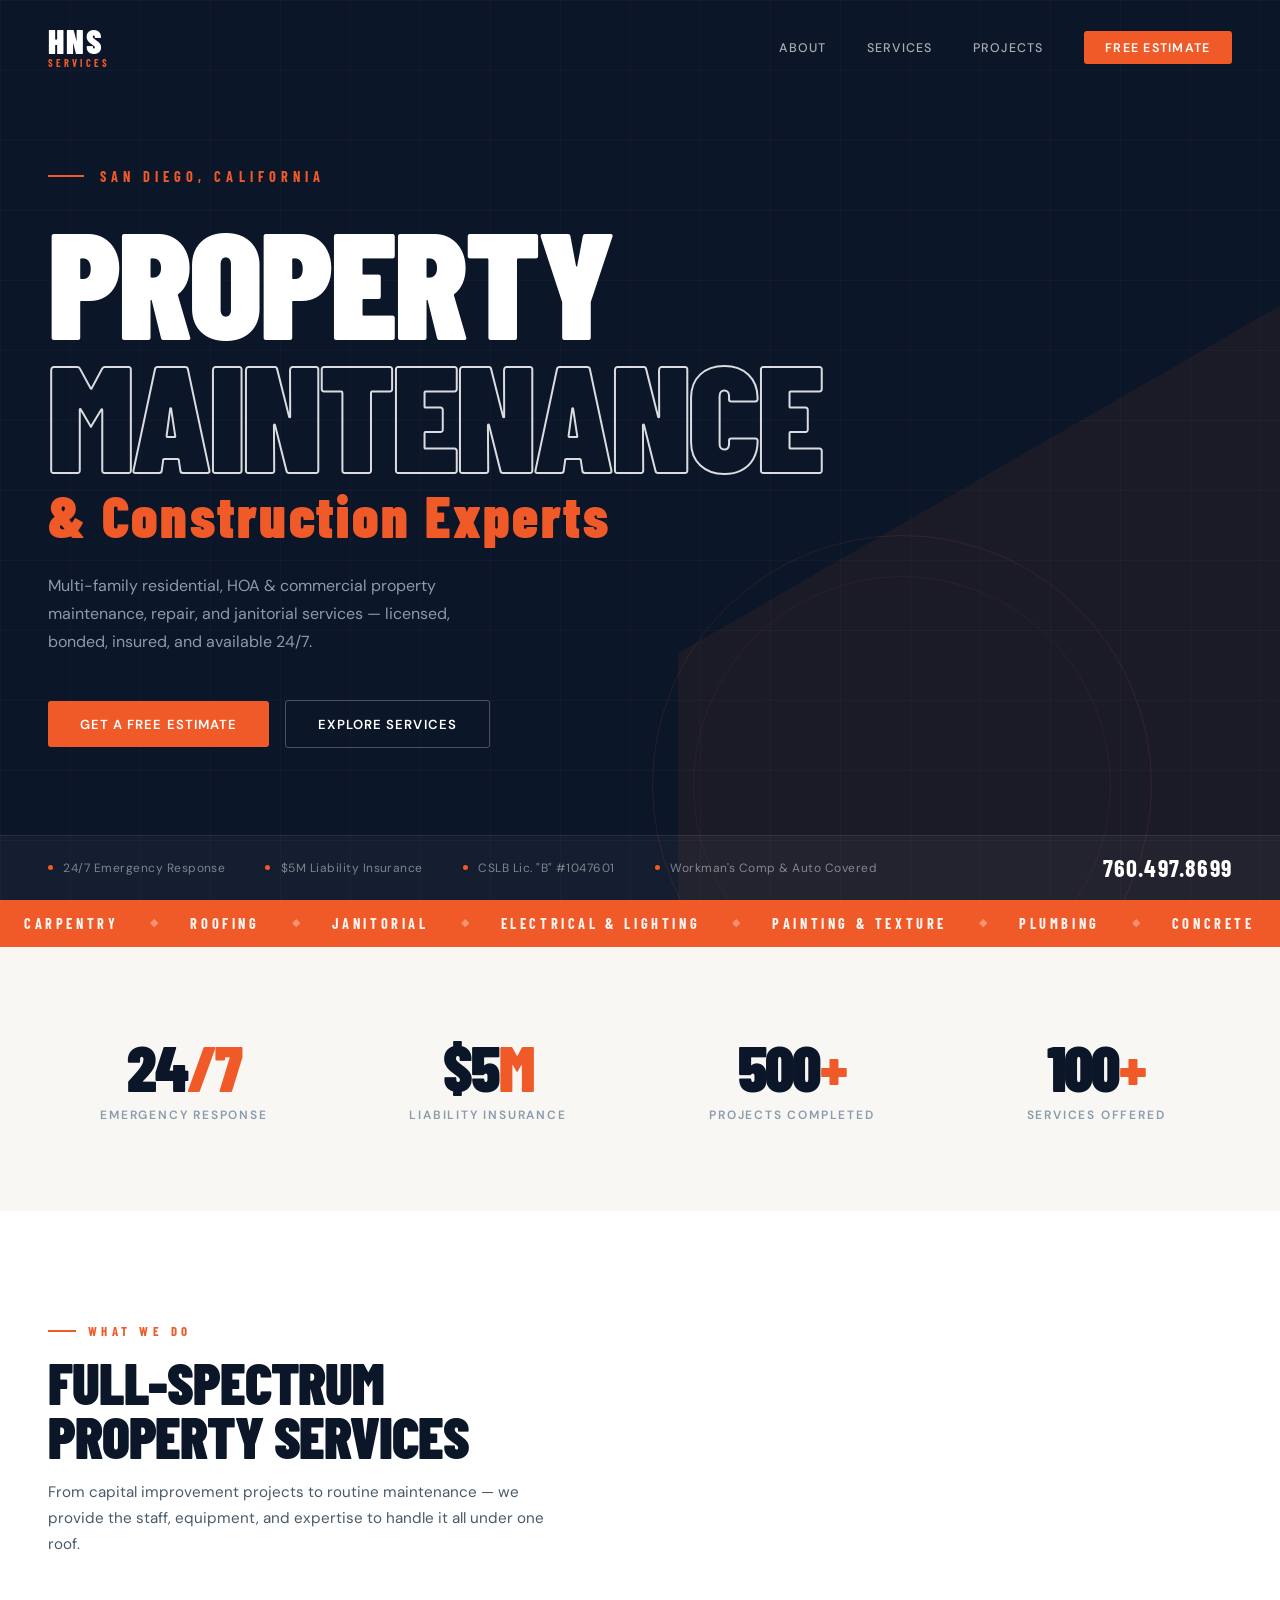
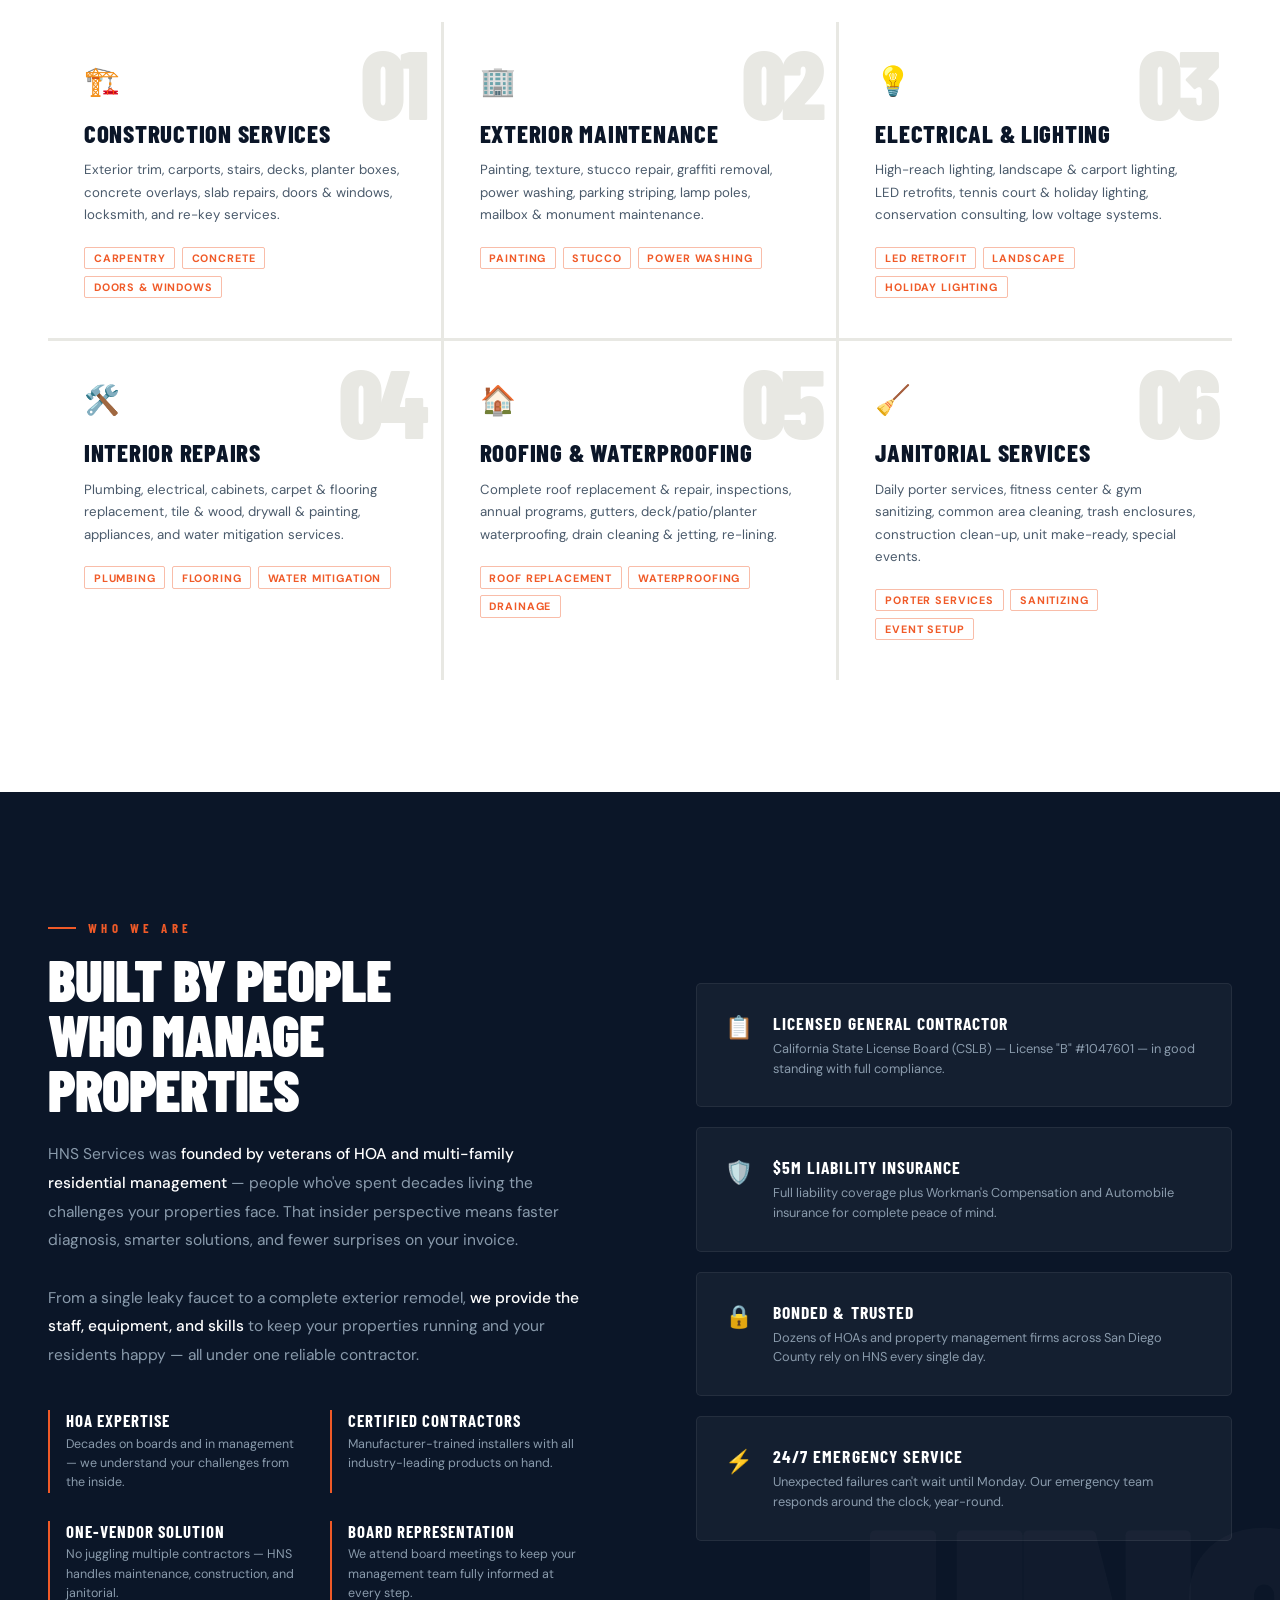
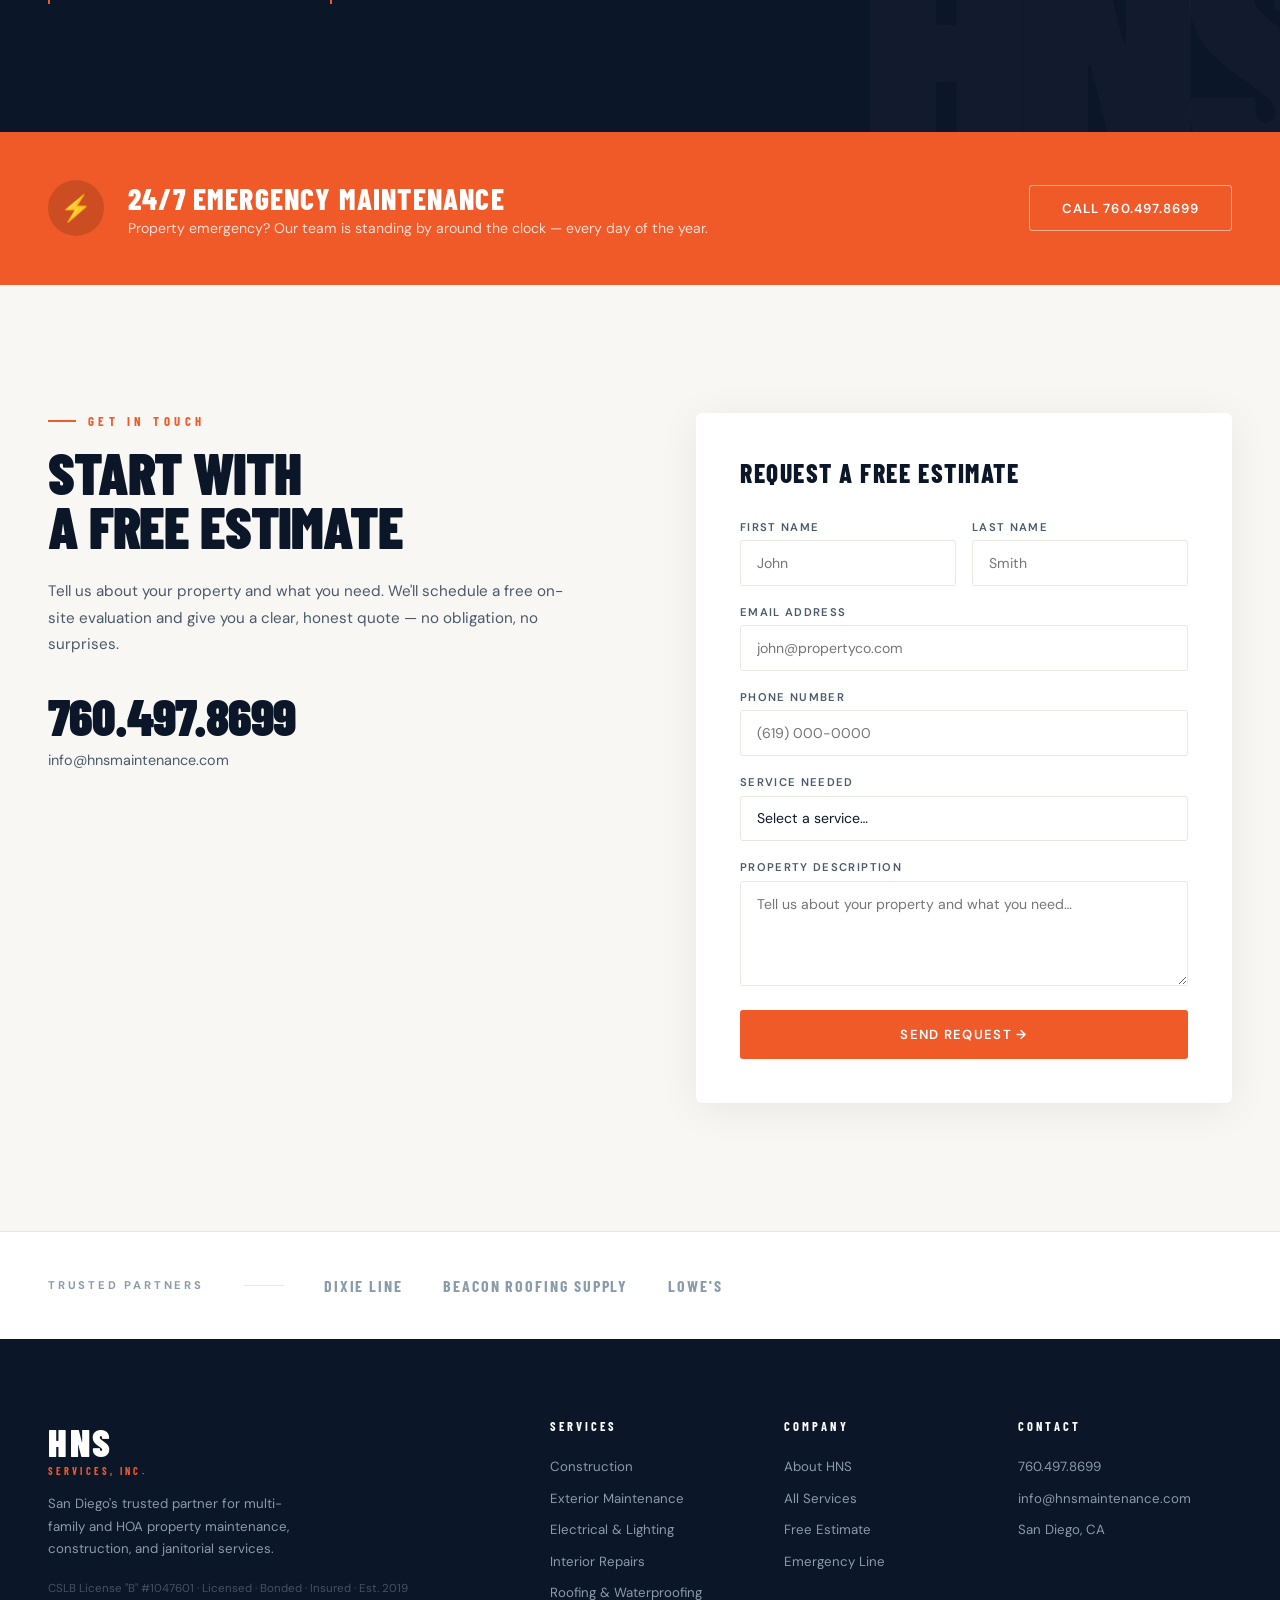
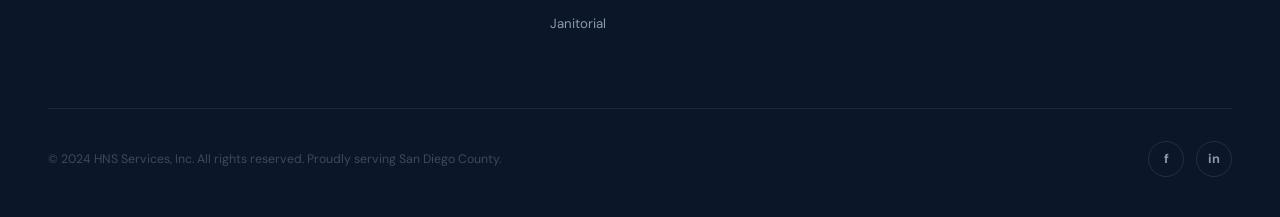
<file: test.html>
<!DOCTYPE html>
<html lang="en">
<head>
  <meta charset="UTF-8">
  <meta name="viewport" content="width=device-width, initial-scale=1.0">
  <title>HNS Services — Property Maintenance & Construction | San Diego, CA</title>
  <link rel="preconnect" href="https://fonts.googleapis.com">
  <link rel="preconnect" href="https://fonts.gstatic.com" crossorigin>
  <link href="https://fonts.googleapis.com/css2?family=Barlow+Condensed:ital,wght@0,400;0,600;0,700;0,800;0,900;1,700&family=DM+Sans:opsz,wght@9..40,300;9..40,400;9..40,500;9..40,600&display=swap" rel="stylesheet">
  <style>
    :root {
      --navy:        #0B1628;
      --navy-2:      #142035;
      --navy-3:      #1E3250;
      --orange:      #F05A28;
      --orange-dark: #C84A20;
      --orange-glow: rgba(240, 90, 40, 0.15);
      --white:       #FFFFFF;
      --off-white:   #F8F7F4;
      --gray-light:  #E8E8E3;
      --gray-mid:    #8A9BAC;
      --gray-dark:   #4A5A6B;
    }

    *, *::before, *::after { margin:0; padding:0; box-sizing:border-box; }
    html { scroll-behavior:smooth; }
    body {
      font-family:'DM Sans', sans-serif;
      background: var(--white);
      color: var(--navy);
      overflow-x: hidden;
    }

    /* ─────────── NAV ─────────── */
    nav {
      position: fixed;
      top: 0; left: 0; right: 0;
      z-index: 200;
      display: flex;
      align-items: center;
      justify-content: space-between;
      padding: 1.5rem 3rem;
      transition: background 0.35s, padding 0.35s, box-shadow 0.35s;
    }
    nav.scrolled {
      background: rgba(11, 22, 40, 0.97);
      backdrop-filter: blur(16px);
      padding: 0.9rem 3rem;
      box-shadow: 0 4px 32px rgba(0,0,0,0.3);
    }

    .nav-logo { text-decoration:none; display:flex; flex-direction:column; line-height:1; }
    .nav-logo .nm { font-family:'Barlow Condensed',sans-serif; font-size:2.1rem; font-weight:900; color:var(--white); letter-spacing:0.06em; }
    .nav-logo .ns { font-family:'Barlow Condensed',sans-serif; font-size:0.65rem; font-weight:700; color:var(--orange); letter-spacing:0.3em; text-transform:uppercase; }

    .nav-links { display:flex; align-items:center; gap:2.5rem; list-style:none; }
    .nav-links a {
      font-size:0.78rem; font-weight:500; color:rgba(255,255,255,0.65);
      text-decoration:none; letter-spacing:0.1em; text-transform:uppercase;
      transition:color 0.2s;
    }
    .nav-links a:hover { color:#fff; }
    .nav-cta {
      background:var(--orange) !important; color:#fff !important;
      padding:0.55rem 1.35rem; border-radius:3px; font-weight:600 !important;
      transition:background 0.2s !important;
    }
    .nav-cta:hover { background:var(--orange-dark) !important; }

    /* Mobile menu */
    .hamburger {
      display:none; flex-direction:column; gap:5px; cursor:pointer; padding:4px;
      background:none; border:none;
    }
    .hamburger span { display:block; width:24px; height:2px; background:#fff; border-radius:2px; transition:all 0.3s; }

    .mobile-menu {
      display:none; position:fixed; top:0; left:0; right:0; bottom:0;
      background:var(--navy); z-index:190; flex-direction:column;
      align-items:center; justify-content:center; gap:2.5rem;
    }
    .mobile-menu.open { display:flex; }
    .mobile-menu a {
      font-family:'Barlow Condensed',sans-serif; font-size:2.5rem; font-weight:800;
      color:#fff; text-decoration:none; letter-spacing:0.1em; text-transform:uppercase;
      transition:color 0.2s;
    }
    .mobile-menu a:hover { color:var(--orange); }
    .mobile-close {
      position:absolute; top:1.5rem; right:2rem; background:none; border:none;
      color:#fff; font-size:2rem; cursor:pointer;
    }

    /* ─────────── HERO ─────────── */
    .hero {
      min-height:100vh;
      background:var(--navy);
      display:flex; align-items:center;
      position:relative; overflow:hidden;
    }

    /* Blueprint grid */
    .hero::before {
      content:'';
      position:absolute; inset:0;
      background-image:
        linear-gradient(rgba(255,255,255,0.025) 1px, transparent 1px),
        linear-gradient(90deg, rgba(255,255,255,0.025) 1px, transparent 1px);
      background-size:70px 70px;
    }

    /* Diagonal orange slash */
    .hero-slash {
      position:absolute; top:-30%; right:-8%;
      width:55%; height:160%;
      background:linear-gradient(150deg, transparent 50%, rgba(240,90,40,0.07) 50%);
      pointer-events:none;
    }

    /* Floating circle accent */
    .hero-circle {
      position:absolute; bottom:-15%; right:10%;
      width:500px; height:500px;
      border-radius:50%;
      border:1px solid rgba(240,90,40,0.12);
      pointer-events:none;
    }
    .hero-circle::before {
      content:''; position:absolute; inset:40px;
      border-radius:50%; border:1px solid rgba(240,90,40,0.08);
    }

    .hero-inner {
      position:relative; z-index:2;
      padding:8rem 3rem 7rem;
      max-width:1280px; margin:0 auto; width:100%;
    }

    .hero-eyebrow {
      display:flex; align-items:center; gap:1rem;
      font-family:'Barlow Condensed',sans-serif;
      font-size:0.9rem; font-weight:700; color:var(--orange);
      letter-spacing:0.35em; text-transform:uppercase;
      margin-bottom:1.75rem;
    }
    .hero-eyebrow::before {
      content:''; display:block;
      width:36px; height:2px; background:var(--orange);
    }

    .hero-headline {
      font-family:'Barlow Condensed',sans-serif;
      font-weight:900;
      line-height:0.88;
      margin-bottom:2rem;
    }
    .hl-1 {
      display:block;
      font-size:clamp(4.5rem,12vw,9.5rem);
      color:var(--white);
      letter-spacing:-0.02em;
    }
    .hl-2 {
      display:block;
      font-size:clamp(4.5rem,12vw,9.5rem);
      color:transparent;
      -webkit-text-stroke:2px rgba(255,255,255,0.85);
      letter-spacing:-0.02em;
    }
    .hl-3 {
      display:block;
      font-size:clamp(2rem,4.5vw,4rem);
      color:var(--orange);
      letter-spacing:0.04em;
      margin-top:0.6rem;
    }

    .hero-body {
      font-size:1rem; color:var(--gray-mid); max-width:460px;
      line-height:1.75; margin-bottom:2.75rem; font-weight:400;
    }

    .hero-ctas { display:flex; gap:1rem; flex-wrap:wrap; align-items:center; }

    .btn {
      font-family:'DM Sans',sans-serif; font-size:0.82rem; font-weight:600;
      letter-spacing:0.08em; text-transform:uppercase;
      padding:0.9rem 2rem; border-radius:3px;
      text-decoration:none; display:inline-block; transition:all 0.22s;
    }
    .btn-primary { background:var(--orange); color:#fff; border:none; cursor:pointer; }
    .btn-primary:hover { background:var(--orange-dark); transform:translateY(-2px); box-shadow:0 8px 24px rgba(240,90,40,0.35); }
    .btn-ghost { border:1.5px solid rgba(255,255,255,0.25); color:#fff; }
    .btn-ghost:hover { border-color:#fff; background:rgba(255,255,255,0.07); }
    .btn-dark { background:var(--navy); color:#fff; border:none; cursor:pointer; }
    .btn-dark:hover { background:var(--navy-2); }

    /* Hero info strip */
    .hero-strip {
      position:absolute; bottom:0; left:0; right:0; z-index:2;
      background:rgba(255,255,255,0.035);
      border-top:1px solid rgba(255,255,255,0.07);
      padding:1.1rem 3rem;
      display:flex; align-items:center; justify-content:space-between; flex-wrap:wrap; gap:1rem;
    }
    .strip-items { display:flex; gap:2.5rem; flex-wrap:wrap; }
    .strip-item { display:flex; align-items:center; gap:0.65rem; }
    .strip-dot { width:5px; height:5px; background:var(--orange); border-radius:50%; flex-shrink:0; }
    .strip-item span { font-size:0.75rem; color:rgba(255,255,255,0.45); font-weight:400; letter-spacing:0.04em; }
    .strip-phone {
      font-family:'Barlow Condensed',sans-serif;
      font-size:1.5rem; font-weight:700; color:#fff;
      text-decoration:none; letter-spacing:0.05em; transition:color 0.2s;
    }
    .strip-phone:hover { color:var(--orange); }

    /* ─────────── TICKER ─────────── */
    .ticker { background:var(--orange); padding:0.8rem 0; overflow:hidden; white-space:nowrap; }
    .ticker-track { display:inline-flex; animation:scroll-left 35s linear infinite; }
    .tk { font-family:'Barlow Condensed',sans-serif; font-size:0.9rem; font-weight:700; color:#fff; letter-spacing:0.25em; text-transform:uppercase; padding:0 1.5rem; opacity:0.95; }
    .tk-sep { color:rgba(255,255,255,0.35); padding:0 0.5rem; font-size:0.7rem; }
    @keyframes scroll-left { 0% { transform:translateX(0); } 100% { transform:translateX(-50%); } }

    /* ─────────── STATS ─────────── */
    .stats { background:var(--off-white); padding:5.5rem 3rem; }
    .stats-inner {
      max-width:1280px; margin:0 auto;
      display:grid; grid-template-columns:repeat(4,1fr); gap:2rem;
    }
    .stat-box { text-align:center; }
    .stat-num {
      font-family:'Barlow Condensed',sans-serif;
      font-size:clamp(3.5rem,5vw,5.5rem);
      font-weight:900; color:var(--navy); line-height:1;
      letter-spacing:-0.03em; display:block;
    }
    .stat-num em { font-style:normal; color:var(--orange); }
    .stat-lbl { font-size:0.75rem; font-weight:600; color:var(--gray-mid); letter-spacing:0.15em; text-transform:uppercase; margin-top:0.5rem; display:block; }

    /* ─────────── SERVICES ─────────── */
    .services { background:var(--white); padding:7rem 3rem; }
    .services-inner { max-width:1280px; margin:0 auto; }

    .section-eyebrow {
      display:flex; align-items:center; gap:0.75rem;
      font-family:'Barlow Condensed',sans-serif;
      font-size:0.8rem; font-weight:700; color:var(--orange);
      letter-spacing:0.35em; text-transform:uppercase; margin-bottom:1rem;
    }
    .section-eyebrow::before { content:''; display:block; width:28px; height:2px; background:var(--orange); }
    .section-title {
      font-family:'Barlow Condensed',sans-serif;
      font-size:clamp(2.5rem,4.5vw,4rem); font-weight:900;
      color:var(--navy); line-height:0.95; letter-spacing:-0.02em;
    }
    .section-title.light { color:#fff; }

    .sh { margin-bottom:4rem; }
    .sh-desc { font-size:0.95rem; color:var(--gray-dark); line-height:1.7; max-width:500px; margin-top:1rem; }

    .svc-grid {
      display:grid; grid-template-columns:repeat(3,1fr);
      gap:3px; background:var(--gray-light);
    }

    .svc-card {
      background:var(--white); padding:2.5rem 2.25rem;
      position:relative; overflow:hidden; cursor:default;
      transition:background 0.35s;
    }
    .svc-card::after {
      content:''; position:absolute; bottom:0; left:0; right:100%; height:3px;
      background:var(--orange); transition:right 0.4s cubic-bezier(0.4,0,0.2,1);
    }
    .svc-card:hover { background:var(--navy); }
    .svc-card:hover::after { right:0; }

    .svc-bg-num {
      position:absolute; top:0.75rem; right:1rem;
      font-family:'Barlow Condensed',sans-serif; font-size:6rem; font-weight:900;
      color:var(--gray-light); line-height:1; letter-spacing:-0.05em;
      pointer-events:none; transition:color 0.35s; user-select:none;
    }
    .svc-card:hover .svc-bg-num { color:rgba(255,255,255,0.05); }

    .svc-icon { font-size:1.8rem; margin-bottom:1.25rem; display:block; }
    .svc-name {
      font-family:'Barlow Condensed',sans-serif; font-size:1.55rem; font-weight:800;
      color:var(--navy); text-transform:uppercase; letter-spacing:0.03em;
      line-height:1.05; margin-bottom:0.85rem; transition:color 0.35s;
    }
    .svc-card:hover .svc-name { color:#fff; }
    .svc-desc { font-size:0.83rem; color:var(--gray-dark); line-height:1.7; transition:color 0.35s; }
    .svc-card:hover .svc-desc { color:var(--gray-mid); }
    .svc-tags { display:flex; flex-wrap:wrap; gap:0.4rem; margin-top:1.25rem; }
    .tag {
      font-size:0.67rem; font-weight:700; color:var(--orange);
      border:1px solid rgba(240,90,40,0.4); padding:0.2rem 0.55rem;
      border-radius:2px; letter-spacing:0.08em; text-transform:uppercase;
      transition:border-color 0.35s;
    }
    .svc-card:hover .tag { border-color:rgba(240,90,40,0.5); }

    /* ─────────── ABOUT ─────────── */
    .about { background:var(--navy); padding:8rem 3rem; position:relative; overflow:hidden; }
    .about-watermark {
      position:absolute; right:-3rem; bottom:-5rem;
      font-family:'Barlow Condensed',sans-serif; font-size:22rem; font-weight:900;
      color:rgba(255,255,255,0.022); line-height:1; letter-spacing:-0.05em;
      pointer-events:none; user-select:none;
    }
    .about-inner {
      max-width:1280px; margin:0 auto;
      display:grid; grid-template-columns:1fr 1fr; gap:7rem; align-items:center;
    }
    .about-text .section-eyebrow { color:var(--orange); }
    .about-text .section-eyebrow::before { background:var(--orange); }
    .about-body { font-size:0.97rem; color:var(--gray-mid); line-height:1.85; margin:1.5rem 0 2.5rem; }
    .about-body strong { color:#fff; font-weight:500; }
    .about-feats { display:grid; grid-template-columns:1fr 1fr; gap:1.75rem; }
    .feat {
      border-left:2px solid var(--orange); padding-left:1rem;
    }
    .feat-title { font-family:'Barlow Condensed',sans-serif; font-size:1.05rem; font-weight:700; color:#fff; text-transform:uppercase; letter-spacing:0.06em; margin-bottom:0.3rem; }
    .feat-text { font-size:0.78rem; color:var(--gray-mid); line-height:1.55; }

    .cred-stack { display:flex; flex-direction:column; gap:1.25rem; }
    .cred {
      background:rgba(255,255,255,0.04); border:1px solid rgba(255,255,255,0.07);
      border-radius:5px; padding:1.75rem;
      display:flex; gap:1.25rem; align-items:flex-start;
      transition:border-color 0.25s, background 0.25s;
    }
    .cred:hover { border-color:rgba(240,90,40,0.35); background:rgba(240,90,40,0.04); }
    .cred-ico { font-size:1.4rem; flex-shrink:0; margin-top:0.1rem; }
    .cred-title { font-family:'Barlow Condensed',sans-serif; font-size:1.1rem; font-weight:700; color:#fff; text-transform:uppercase; letter-spacing:0.06em; margin-bottom:0.3rem; }
    .cred-text { font-size:0.8rem; color:var(--gray-mid); line-height:1.55; }

    /* ─────────── EMERGENCY BANNER ─────────── */
    .emerg { background:var(--orange); padding:3rem 3rem; }
    .emerg-inner {
      max-width:1280px; margin:0 auto;
      display:flex; align-items:center; justify-content:space-between; gap:2rem; flex-wrap:wrap;
    }
    .emerg-left { display:flex; align-items:center; gap:1.5rem; }
    .emerg-badge {
      width:56px; height:56px; border-radius:50%;
      background:rgba(0,0,0,0.15);
      display:flex; align-items:center; justify-content:center;
      font-size:1.6rem; flex-shrink:0;
    }
    .emerg-text h3 { font-family:'Barlow Condensed',sans-serif; font-size:1.85rem; font-weight:800; color:#fff; text-transform:uppercase; letter-spacing:0.04em; }
    .emerg-text p { font-size:0.88rem; color:rgba(255,255,255,0.8); margin-top:0.2rem; }
    .btn-emerg {
      font-family:'DM Sans',sans-serif; font-size:0.82rem; font-weight:600;
      letter-spacing:0.08em; text-transform:uppercase;
      padding:0.85rem 2rem; border-radius:3px;
      border:1.5px solid rgba(255,255,255,0.5); color:#fff;
      text-decoration:none; transition:all 0.22s; white-space:nowrap;
    }
    .btn-emerg:hover { border-color:#fff; background:rgba(255,255,255,0.12); }

    /* ─────────── CONTACT ─────────── */
    .contact { background:var(--off-white); padding:8rem 3rem; }
    .contact-inner {
      max-width:1280px; margin:0 auto;
      display:grid; grid-template-columns:1fr 1fr; gap:7rem; align-items:start;
    }
    .contact-info .section-title { margin:1rem 0 1.5rem; }
    .contact-info > p { font-size:0.95rem; color:var(--gray-dark); line-height:1.75; margin-bottom:2rem; }
    .contact-phone {
      font-family:'Barlow Condensed',sans-serif;
      font-size:clamp(2.2rem,4vw,3.2rem); font-weight:900;
      color:var(--navy); text-decoration:none;
      display:block; letter-spacing:-0.02em; line-height:1; margin-bottom:0.5rem;
      transition:color 0.2s;
    }
    .contact-phone:hover { color:var(--orange); }
    .contact-email { font-size:0.9rem; color:var(--gray-dark); text-decoration:none; transition:color 0.2s; }
    .contact-email:hover { color:var(--orange); }

    /* Form */
    .form-box {
      background:#fff; border-radius:6px; padding:2.75rem;
      box-shadow:0 6px 40px rgba(0,0,0,0.07);
    }
    .form-heading {
      font-family:'Barlow Condensed',sans-serif; font-size:1.6rem; font-weight:800;
      color:var(--navy); text-transform:uppercase; letter-spacing:0.06em; margin-bottom:2rem;
    }
    .form-row { display:grid; grid-template-columns:1fr 1fr; gap:1rem; }
    .fg { margin-bottom:1.2rem; }
    .fg label {
      display:block; font-size:0.7rem; font-weight:600; color:var(--gray-dark);
      letter-spacing:0.12em; text-transform:uppercase; margin-bottom:0.4rem;
    }
    .fg input, .fg select, .fg textarea {
      width:100%; padding:0.8rem 1rem;
      border:1.5px solid var(--gray-light); border-radius:3px;
      font-family:'DM Sans',sans-serif; font-size:0.88rem;
      color:var(--navy); background:#fff;
      transition:border-color 0.2s; outline:none;
      -webkit-appearance:none; appearance:none;
    }
    .fg input:focus, .fg select:focus, .fg textarea:focus { border-color:var(--orange); }
    .fg textarea { height:105px; resize:vertical; }
    .form-submit {
      width:100%; padding:1rem; border-radius:3px;
      background:var(--orange); color:#fff; border:none; cursor:pointer;
      font-family:'DM Sans',sans-serif; font-size:0.82rem; font-weight:600;
      letter-spacing:0.1em; text-transform:uppercase;
      transition:background 0.2s, box-shadow 0.2s;
    }
    .form-submit:hover { background:var(--orange-dark); box-shadow:0 8px 24px rgba(240,90,40,0.3); }

    /* ─────────── VENDORS ─────────── */
    .vendors { background:#fff; padding:2.75rem 3rem; border-top:1px solid var(--gray-light); }
    .vendors-inner { max-width:1280px; margin:0 auto; display:flex; align-items:center; gap:2.5rem; flex-wrap:wrap; }
    .vendors-lbl { font-size:0.7rem; font-weight:700; color:var(--gray-mid); letter-spacing:0.25em; text-transform:uppercase; white-space:nowrap; }
    .vendors-rule { height:1px; background:var(--gray-light); flex:0 0 40px; }
    .vendors-logos { display:flex; gap:2.5rem; align-items:center; flex-wrap:wrap; }
    .vendor {
      font-family:'Barlow Condensed',sans-serif; font-size:1rem; font-weight:700;
      color:var(--gray-mid); text-transform:uppercase; letter-spacing:0.12em;
      text-decoration:none; transition:color 0.2s;
    }
    .vendor:hover { color:var(--navy); }

    /* ─────────── FOOTER ─────────── */
    footer { background:var(--navy); padding:5rem 3rem 2.5rem; }
    .footer-top {
      max-width:1280px; margin:0 auto;
      display:grid; grid-template-columns:2.5fr 1fr 1fr 1.2fr; gap:3.5rem; margin-bottom:4rem;
    }
    .f-brand .fn { font-family:'Barlow Condensed',sans-serif; font-size:2.4rem; font-weight:900; color:#fff; letter-spacing:0.07em; }
    .f-brand .fs { font-family:'Barlow Condensed',sans-serif; font-size:0.65rem; font-weight:700; color:var(--orange); letter-spacing:0.3em; text-transform:uppercase; }
    .f-brand p { font-size:0.83rem; color:var(--gray-mid); line-height:1.7; margin-top:1rem; max-width:260px; }
    .f-lic { font-size:0.72rem; color:rgba(255,255,255,0.25); margin-top:1.25rem; }
    .f-col h4 { font-family:'Barlow Condensed',sans-serif; font-size:0.78rem; font-weight:700; color:#fff; letter-spacing:0.25em; text-transform:uppercase; margin-bottom:1.4rem; }
    .f-col ul { list-style:none; }
    .f-col ul li { margin-bottom:0.65rem; }
    .f-col ul a { font-size:0.83rem; color:var(--gray-mid); text-decoration:none; transition:color 0.2s; }
    .f-col ul a:hover { color:#fff; }
    .footer-bot {
      max-width:1280px; margin:0 auto;
      padding-top:2rem; border-top:1px solid rgba(255,255,255,0.07);
      display:flex; align-items:center; justify-content:space-between; flex-wrap:wrap; gap:1rem;
    }
    .footer-bot p { font-size:0.77rem; color:rgba(255,255,255,0.22); }
    .soc { display:flex; gap:0.75rem; }
    .soc a {
      width:36px; height:36px; border-radius:50%;
      border:1px solid rgba(255,255,255,0.1);
      display:flex; align-items:center; justify-content:center;
      font-size:0.8rem; color:var(--gray-mid); text-decoration:none;
      font-weight:700; transition:all 0.2s;
    }
    .soc a:hover { border-color:var(--orange); color:var(--orange); }

    /* ─────────── SCROLL ANIMATIONS ─────────── */
    .fade-up { opacity:0; transform:translateY(32px); transition:opacity 0.65s ease, transform 0.65s ease; }
    .fade-up.vis { opacity:1; transform:translateY(0); }
    .fade-up:nth-child(2) { transition-delay:0.1s; }
    .fade-up:nth-child(3) { transition-delay:0.2s; }
    .fade-up:nth-child(4) { transition-delay:0.3s; }

    /* ─────────── RESPONSIVE ─────────── */
    @media (max-width:1024px) {
      .stats-inner { grid-template-columns:repeat(2,1fr); }
      .svc-grid { grid-template-columns:repeat(2,1fr); }
      .about-inner, .contact-inner { grid-template-columns:1fr; gap:3.5rem; }
      .footer-top { grid-template-columns:1fr 1fr; }
    }
    @media (max-width:768px) {
      nav { padding:1.1rem 1.5rem; }
      nav.scrolled { padding:0.8rem 1.5rem; }
      .nav-links { display:none; }
      .hamburger { display:flex; }
      .hero-inner { padding:7rem 1.5rem 6rem; }
      .hero-strip { display:none; }
      .svc-grid { grid-template-columns:1fr; }
      .form-row { grid-template-columns:1fr; }
      .emerg-inner { flex-direction:column; text-align:center; }
      .emerg-left { flex-direction:column; }
      .footer-top { grid-template-columns:1fr; gap:2.5rem; }
      .footer-bot { flex-direction:column; text-align:center; }
      .vendors-inner { flex-wrap:wrap; }
      .stats, .services, .about, .contact { padding-left:1.5rem; padding-right:1.5rem; }
      .about-feats { grid-template-columns:1fr; }
    }

    /* Form success state */
    .form-success {
      display:none; text-align:center; padding:2.5rem 0;
    }
    .form-success .check { font-size:3rem; margin-bottom:1rem; }
    .form-success h3 { font-family:'Barlow Condensed',sans-serif; font-size:1.75rem; font-weight:800; color:var(--navy); text-transform:uppercase; }
    .form-success p { font-size:0.9rem; color:var(--gray-dark); margin-top:0.5rem; }

  </style>
</head>
<body>

<!-- ──────────── NAV ──────────── -->
<nav id="nav">
  <a href="#home" class="nav-logo" aria-label="HNS Services Home">
    <span class="nm">HNS</span>
    <span class="ns">Services</span>
  </a>
  <ul class="nav-links">
    <li><a href="#about">About</a></li>
    <li><a href="#services">Services</a></li>
    <li><a href="#contact">Projects</a></li>
    <li><a href="#contact" class="nav-cta">Free Estimate</a></li>
  </ul>
  <button class="hamburger" id="hamburger" aria-label="Open menu">
    <span></span><span></span><span></span>
  </button>
</nav>

<div class="mobile-menu" id="mobileMenu">
  <button class="mobile-close" id="mobileClose">✕</button>
  <a href="#about" onclick="closeMobile()">About</a>
  <a href="#services" onclick="closeMobile()">Services</a>
  <a href="#contact" onclick="closeMobile()">Projects</a>
  <a href="#contact" onclick="closeMobile()" style="color:var(--orange)">Free Estimate</a>
</div>

<!-- ──────────── HERO ──────────── -->
<section class="hero" id="home">
  <div class="hero-slash" aria-hidden="true"></div>
  <div class="hero-circle" aria-hidden="true"></div>
  <div class="hero-inner">
    <p class="hero-eyebrow">San Diego, California</p>
    <h1 class="hero-headline">
      <span class="hl-1">PROPERTY</span>
      <span class="hl-2">MAINTENANCE</span>
      <span class="hl-3">& Construction Experts</span>
    </h1>
    <p class="hero-body">
      Multi-family residential, HOA &amp; commercial property maintenance, repair, and janitorial services — licensed, bonded, insured, and available 24/7.
    </p>
    <div class="hero-ctas">
      <a href="#contact" class="btn btn-primary">Get a Free Estimate</a>
      <a href="#services" class="btn btn-ghost">Explore Services</a>
    </div>
  </div>
  <div class="hero-strip">
    <div class="strip-items">
      <div class="strip-item"><div class="strip-dot"></div><span>24/7 Emergency Response</span></div>
      <div class="strip-item"><div class="strip-dot"></div><span>$5M Liability Insurance</span></div>
      <div class="strip-item"><div class="strip-dot"></div><span>CSLB Lic. "B" #1047601</span></div>
      <div class="strip-item"><div class="strip-dot"></div><span>Workman's Comp &amp; Auto Covered</span></div>
    </div>
    <a href="tel:7604978699" class="strip-phone">760.497.8699</a>
  </div>
</section>

<!-- ──────────── TICKER ──────────── -->
<div class="ticker" aria-hidden="true">
  <div class="ticker-track">
    <span class="tk">Carpentry</span><span class="tk-sep">◆</span>
    <span class="tk">Roofing</span><span class="tk-sep">◆</span>
    <span class="tk">Janitorial</span><span class="tk-sep">◆</span>
    <span class="tk">Electrical &amp; Lighting</span><span class="tk-sep">◆</span>
    <span class="tk">Painting &amp; Texture</span><span class="tk-sep">◆</span>
    <span class="tk">Plumbing</span><span class="tk-sep">◆</span>
    <span class="tk">Concrete</span><span class="tk-sep">◆</span>
    <span class="tk">Waterproofing</span><span class="tk-sep">◆</span>
    <span class="tk">Emergency Repairs</span><span class="tk-sep">◆</span>
    <span class="tk">Stucco &amp; Siding</span><span class="tk-sep">◆</span>
    <span class="tk">Power Washing</span><span class="tk-sep">◆</span>
    <span class="tk">Graffiti Removal</span><span class="tk-sep">◆</span>
    <!-- duplicate for seamless loop -->
    <span class="tk">Carpentry</span><span class="tk-sep">◆</span>
    <span class="tk">Roofing</span><span class="tk-sep">◆</span>
    <span class="tk">Janitorial</span><span class="tk-sep">◆</span>
    <span class="tk">Electrical &amp; Lighting</span><span class="tk-sep">◆</span>
    <span class="tk">Painting &amp; Texture</span><span class="tk-sep">◆</span>
    <span class="tk">Plumbing</span><span class="tk-sep">◆</span>
    <span class="tk">Concrete</span><span class="tk-sep">◆</span>
    <span class="tk">Waterproofing</span><span class="tk-sep">◆</span>
    <span class="tk">Emergency Repairs</span><span class="tk-sep">◆</span>
    <span class="tk">Stucco &amp; Siding</span><span class="tk-sep">◆</span>
    <span class="tk">Power Washing</span><span class="tk-sep">◆</span>
    <span class="tk">Graffiti Removal</span><span class="tk-sep">◆</span>
  </div>
</div>

<!-- ──────────── STATS ──────────── -->
<section class="stats">
  <div class="stats-inner">
    <div class="stat-box fade-up">
      <span class="stat-num">24<em>/7</em></span>
      <span class="stat-lbl">Emergency Response</span>
    </div>
    <div class="stat-box fade-up">
      <span class="stat-num">$5<em>M</em></span>
      <span class="stat-lbl">Liability Insurance</span>
    </div>
    <div class="stat-box fade-up">
      <span class="stat-num">500<em>+</em></span>
      <span class="stat-lbl">Projects Completed</span>
    </div>
    <div class="stat-box fade-up">
      <span class="stat-num">100<em>+</em></span>
      <span class="stat-lbl">Services Offered</span>
    </div>
  </div>
</section>

<!-- ──────────── SERVICES ──────────── -->
<section class="services" id="services">
  <div class="services-inner">
    <div class="sh fade-up">
      <div class="section-eyebrow">What We Do</div>
      <h2 class="section-title">FULL-SPECTRUM<br>PROPERTY SERVICES</h2>
      <p class="sh-desc">From capital improvement projects to routine maintenance — we provide the staff, equipment, and expertise to handle it all under one roof.</p>
    </div>
    <div class="svc-grid">

      <div class="svc-card fade-up">
        <span class="svc-bg-num">01</span>
        <span class="svc-icon">🏗️</span>
        <h3 class="svc-name">Construction Services</h3>
        <p class="svc-desc">Exterior trim, carports, stairs, decks, planter boxes, concrete overlays, slab repairs, doors &amp; windows, locksmith, and re-key services.</p>
        <div class="svc-tags">
          <span class="tag">Carpentry</span><span class="tag">Concrete</span><span class="tag">Doors &amp; Windows</span>
        </div>
      </div>

      <div class="svc-card fade-up">
        <span class="svc-bg-num">02</span>
        <span class="svc-icon">🏢</span>
        <h3 class="svc-name">Exterior Maintenance</h3>
        <p class="svc-desc">Painting, texture, stucco repair, graffiti removal, power washing, parking striping, lamp poles, mailbox &amp; monument maintenance.</p>
        <div class="svc-tags">
          <span class="tag">Painting</span><span class="tag">Stucco</span><span class="tag">Power Washing</span>
        </div>
      </div>

      <div class="svc-card fade-up">
        <span class="svc-bg-num">03</span>
        <span class="svc-icon">💡</span>
        <h3 class="svc-name">Electrical &amp; Lighting</h3>
        <p class="svc-desc">High-reach lighting, landscape &amp; carport lighting, LED retrofits, tennis court &amp; holiday lighting, conservation consulting, low voltage systems.</p>
        <div class="svc-tags">
          <span class="tag">LED Retrofit</span><span class="tag">Landscape</span><span class="tag">Holiday Lighting</span>
        </div>
      </div>

      <div class="svc-card fade-up">
        <span class="svc-bg-num">04</span>
        <span class="svc-icon">🛠️</span>
        <h3 class="svc-name">Interior Repairs</h3>
        <p class="svc-desc">Plumbing, electrical, cabinets, carpet &amp; flooring replacement, tile &amp; wood, drywall &amp; painting, appliances, and water mitigation services.</p>
        <div class="svc-tags">
          <span class="tag">Plumbing</span><span class="tag">Flooring</span><span class="tag">Water Mitigation</span>
        </div>
      </div>

      <div class="svc-card fade-up">
        <span class="svc-bg-num">05</span>
        <span class="svc-icon">🏠</span>
        <h3 class="svc-name">Roofing &amp; Waterproofing</h3>
        <p class="svc-desc">Complete roof replacement &amp; repair, inspections, annual programs, gutters, deck/patio/planter waterproofing, drain cleaning &amp; jetting, re-lining.</p>
        <div class="svc-tags">
          <span class="tag">Roof Replacement</span><span class="tag">Waterproofing</span><span class="tag">Drainage</span>
        </div>
      </div>

      <div class="svc-card fade-up">
        <span class="svc-bg-num">06</span>
        <span class="svc-icon">🧹</span>
        <h3 class="svc-name">Janitorial Services</h3>
        <p class="svc-desc">Daily porter services, fitness center &amp; gym sanitizing, common area cleaning, trash enclosures, construction clean-up, unit make-ready, special events.</p>
        <div class="svc-tags">
          <span class="tag">Porter Services</span><span class="tag">Sanitizing</span><span class="tag">Event Setup</span>
        </div>
      </div>

    </div>
  </div>
</section>

<!-- ──────────── ABOUT ──────────── -->
<section class="about" id="about">
  <div class="about-watermark" aria-hidden="true">HNS</div>
  <div class="about-inner">
    <div class="about-text fade-up">
      <div class="section-eyebrow">Who We Are</div>
      <h2 class="section-title light">BUILT BY PEOPLE<br>WHO MANAGE PROPERTIES</h2>
      <p class="about-body">
        HNS Services was <strong>founded by veterans of HOA and multi-family residential management</strong> — people who've spent decades living the challenges your properties face. That insider perspective means faster diagnosis, smarter solutions, and fewer surprises on your invoice.
        <br><br>
        From a single leaky faucet to a complete exterior remodel, <strong>we provide the staff, equipment, and skills</strong> to keep your properties running and your residents happy — all under one reliable contractor.
      </p>
      <div class="about-feats">
        <div class="feat">
          <div class="feat-title">HOA Expertise</div>
          <div class="feat-text">Decades on boards and in management — we understand your challenges from the inside.</div>
        </div>
        <div class="feat">
          <div class="feat-title">Certified Contractors</div>
          <div class="feat-text">Manufacturer-trained installers with all industry-leading products on hand.</div>
        </div>
        <div class="feat">
          <div class="feat-title">One-Vendor Solution</div>
          <div class="feat-text">No juggling multiple contractors — HNS handles maintenance, construction, and janitorial.</div>
        </div>
        <div class="feat">
          <div class="feat-title">Board Representation</div>
          <div class="feat-text">We attend board meetings to keep your management team fully informed at every step.</div>
        </div>
      </div>
    </div>
    <div class="cred-stack fade-up">
      <div class="cred">
        <div class="cred-ico">📋</div>
        <div>
          <div class="cred-title">Licensed General Contractor</div>
          <div class="cred-text">California State License Board (CSLB) — License "B" #1047601 — in good standing with full compliance.</div>
        </div>
      </div>
      <div class="cred">
        <div class="cred-ico">🛡️</div>
        <div>
          <div class="cred-title">$5M Liability Insurance</div>
          <div class="cred-text">Full liability coverage plus Workman's Compensation and Automobile insurance for complete peace of mind.</div>
        </div>
      </div>
      <div class="cred">
        <div class="cred-ico">🔒</div>
        <div>
          <div class="cred-title">Bonded &amp; Trusted</div>
          <div class="cred-text">Dozens of HOAs and property management firms across San Diego County rely on HNS every single day.</div>
        </div>
      </div>
      <div class="cred">
        <div class="cred-ico">⚡</div>
        <div>
          <div class="cred-title">24/7 Emergency Service</div>
          <div class="cred-text">Unexpected failures can't wait until Monday. Our emergency team responds around the clock, year-round.</div>
        </div>
      </div>
    </div>
  </div>
</section>

<!-- ──────────── EMERGENCY BANNER ──────────── -->
<section class="emerg">
  <div class="emerg-inner">
    <div class="emerg-left">
      <div class="emerg-badge">⚡</div>
      <div class="emerg-text">
        <h3>24/7 Emergency Maintenance</h3>
        <p>Property emergency? Our team is standing by around the clock — every day of the year.</p>
      </div>
    </div>
    <a href="tel:7604978699" class="btn-emerg">Call 760.497.8699</a>
  </div>
</section>

<!-- ──────────── CONTACT ──────────── -->
<section class="contact" id="contact">
  <div class="contact-inner">
    <div class="contact-info fade-up">
      <div class="section-eyebrow">Get In Touch</div>
      <h2 class="section-title">START WITH<br>A FREE ESTIMATE</h2>
      <p>Tell us about your property and what you need. We'll schedule a free on-site evaluation and give you a clear, honest quote — no obligation, no surprises.</p>
      <a href="tel:7604978699" class="contact-phone">760.497.8699</a>
      <a href="mailto:info@hnsmaintenance.com" class="contact-email">info@hnsmaintenance.com</a>
    </div>
    <div class="form-box fade-up">
      <div id="formWrap">
        <div class="form-heading">Request a Free Estimate</div>
        <div class="form-row">
          <div class="fg"><label>First Name</label><input type="text" placeholder="John"></div>
          <div class="fg"><label>Last Name</label><input type="text" placeholder="Smith"></div>
        </div>
        <div class="fg"><label>Email Address</label><input type="email" placeholder="john@propertyco.com"></div>
        <div class="fg"><label>Phone Number</label><input type="tel" placeholder="(619) 000-0000"></div>
        <div class="fg">
          <label>Service Needed</label>
          <select>
            <option value="">Select a service…</option>
            <option>Construction &amp; Carpentry</option>
            <option>Exterior Maintenance</option>
            <option>Electrical &amp; Lighting</option>
            <option>Interior Repairs</option>
            <option>Roofing &amp; Waterproofing</option>
            <option>Janitorial Services</option>
            <option>Emergency Repair</option>
            <option>Annual Inspection / Assessment</option>
            <option>Other</option>
          </select>
        </div>
        <div class="fg"><label>Property Description</label><textarea placeholder="Tell us about your property and what you need…"></textarea></div>
        <button class="form-submit" id="formSubmit">Send Request →</button>
      </div>
      <div class="form-success" id="formSuccess">
        <div class="check">✅</div>
        <h3>Request Sent!</h3>
        <p>Thank you! We'll be in touch within one business day to schedule your free estimate.</p>
      </div>
    </div>
  </div>
</section>

<!-- ──────────── VENDORS ──────────── -->
<section class="vendors">
  <div class="vendors-inner">
    <span class="vendors-lbl">Trusted Partners</span>
    <div class="vendors-rule"></div>
    <div class="vendors-logos">
      <a href="http://dixieline.com" class="vendor" target="_blank" rel="noopener">Dixie Line</a>
      <a href="https://www.beaconroofingsupply.com/" class="vendor" target="_blank" rel="noopener">Beacon Roofing Supply</a>
      <a href="https://www.lowes.com/" class="vendor" target="_blank" rel="noopener">Lowe's</a>
    </div>
  </div>
</section>

<!-- ──────────── FOOTER ──────────── -->
<footer>
  <div class="footer-top">
    <div class="f-brand">
      <div class="fn">HNS</div>
      <div class="fs">Services, Inc.</div>
      <p>San Diego's trusted partner for multi-family and HOA property maintenance, construction, and janitorial services.</p>
      <div class="f-lic">CSLB License "B" #1047601 · Licensed · Bonded · Insured · Est. 2019</div>
    </div>
    <div class="f-col">
      <h4>Services</h4>
      <ul>
        <li><a href="#services">Construction</a></li>
        <li><a href="#services">Exterior Maintenance</a></li>
        <li><a href="#services">Electrical &amp; Lighting</a></li>
        <li><a href="#services">Interior Repairs</a></li>
        <li><a href="#services">Roofing &amp; Waterproofing</a></li>
        <li><a href="#services">Janitorial</a></li>
      </ul>
    </div>
    <div class="f-col">
      <h4>Company</h4>
      <ul>
        <li><a href="#about">About HNS</a></li>
        <li><a href="#services">All Services</a></li>
        <li><a href="#contact">Free Estimate</a></li>
        <li><a href="tel:7604978699">Emergency Line</a></li>
      </ul>
    </div>
    <div class="f-col">
      <h4>Contact</h4>
      <ul>
        <li><a href="tel:7604978699">760.497.8699</a></li>
        <li><a href="mailto:info@hnsmaintenance.com">info@hnsmaintenance.com</a></li>
        <li><a href="#home">San Diego, CA</a></li>
      </ul>
    </div>
  </div>
  <div class="footer-bot">
    <p>© 2024 HNS Services, Inc. All rights reserved. Proudly serving San Diego County.</p>
    <div class="soc">
      <a href="#" aria-label="Facebook">f</a>
      <a href="#" aria-label="LinkedIn">in</a>
    </div>
  </div>
</footer>

<script>
  // ── Nav scroll
  const nav = document.getElementById('nav');
  window.addEventListener('scroll', () => {
    nav.classList.toggle('scrolled', window.scrollY > 60);
  }, { passive: true });

  // ── Mobile menu
  const hamburger = document.getElementById('hamburger');
  const mobileMenu = document.getElementById('mobileMenu');
  const mobileClose = document.getElementById('mobileClose');
  hamburger.addEventListener('click', () => mobileMenu.classList.add('open'));
  mobileClose.addEventListener('click', () => mobileMenu.classList.remove('open'));
  function closeMobile() { mobileMenu.classList.remove('open'); }

  // ── Scroll-reveal
  const observer = new IntersectionObserver((entries) => {
    entries.forEach((entry) => {
      if (entry.isIntersecting) {
        entry.target.classList.add('vis');
        observer.unobserve(entry.target);
      }
    });
  }, { threshold: 0.1 });

  document.querySelectorAll('.fade-up').forEach(el => observer.observe(el));

  // ── Form submit
  document.getElementById('formSubmit').addEventListener('click', () => {
    const inputs = document.querySelectorAll('#formWrap input, #formWrap select');
    let hasFirst = false;
    inputs.forEach(i => { if (i.value.trim()) hasFirst = true; });
    if (!hasFirst) {
      alert('Please fill in at least your name and contact info.');
      return;
    }
    document.getElementById('formWrap').style.display = 'none';
    document.getElementById('formSuccess').style.display = 'block';
  });

  // ── Smooth anchor handling
  document.querySelectorAll('a[href^="#"]').forEach(anchor => {
    anchor.addEventListener('click', function(e) {
      const target = document.querySelector(this.getAttribute('href'));
      if (target) {
        e.preventDefault();
        target.scrollIntoView({ behavior: 'smooth', block: 'start' });
      }
    });
  });
</script>
</body>
</html>
</file>
